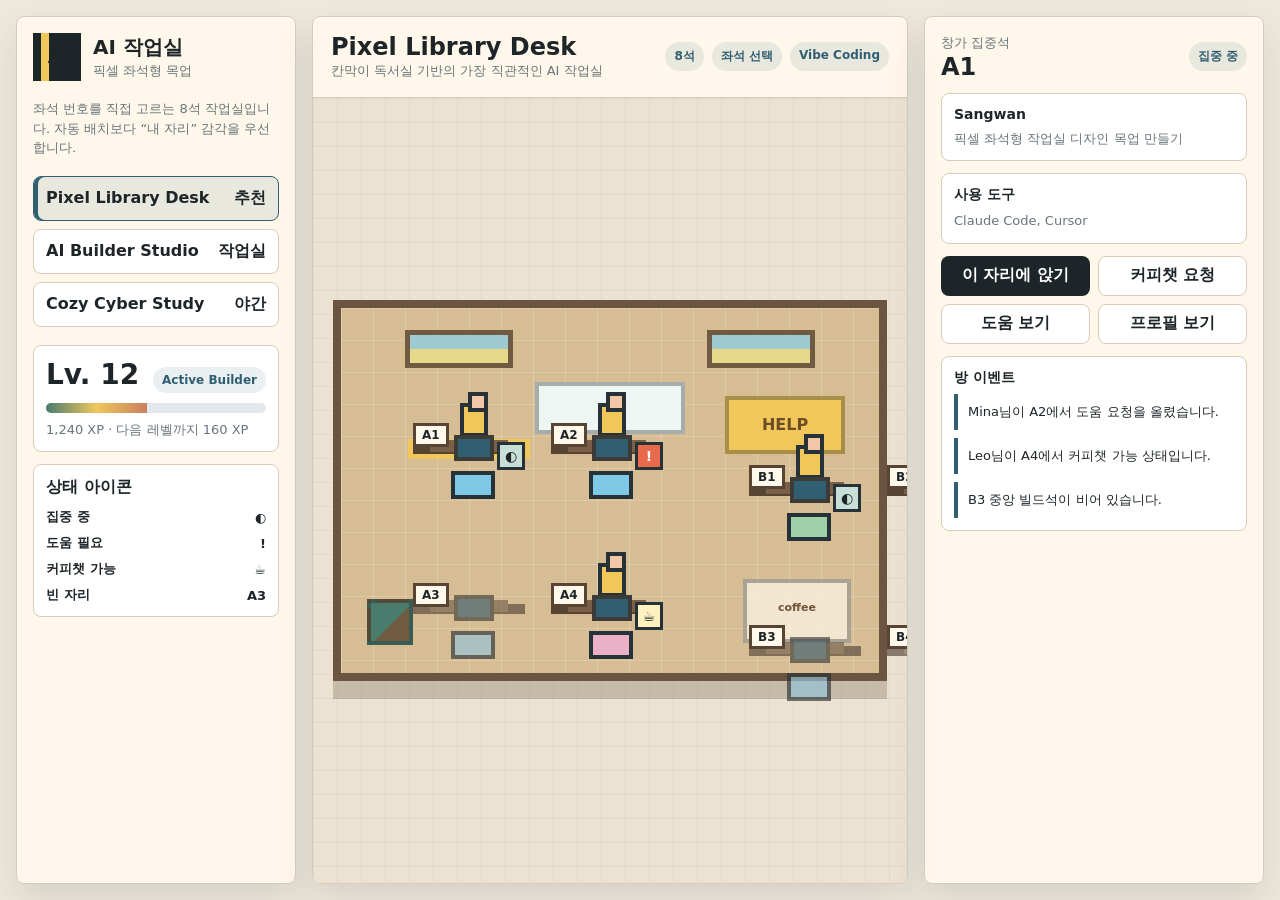
<file: design-mockups/index.html>
<!doctype html>
<html lang="ko">
  <head>
    <meta charset="UTF-8" />
    <meta name="viewport" content="width=device-width, initial-scale=1.0" />
    <title>AI 작업실 픽셀 좌석 목업</title>
    <style>
      :root {
        --ink: #1e2528;
        --paper: #fff8eb;
        --line: #d8cbbb;
        --muted: #68757a;
        --blue: #315f72;
        --green: #4a7c6e;
        --coral: #c9815e;
        --yellow: #f0c75c;
        --dark: #202830;
        --tile: 24px;
        font-family: ui-sans-serif, system-ui, -apple-system, BlinkMacSystemFont, "Segoe UI", sans-serif;
      }

      * {
        box-sizing: border-box;
      }

      body {
        margin: 0;
        min-height: 100vh;
        background: #efe9dc;
        color: var(--ink);
      }

      button {
        font: inherit;
        cursor: pointer;
      }

      .page {
        display: grid;
        grid-template-columns: 280px minmax(0, 1fr) 340px;
        gap: 16px;
        min-height: 100vh;
        padding: 16px;
      }

      .panel {
        border: 1px solid var(--line);
        border-radius: 8px;
        background: rgba(255, 248, 235, 0.94);
        box-shadow: 0 16px 36px rgba(32, 40, 48, 0.12);
      }

      .left,
      .right {
        padding: 16px;
      }

      .brand {
        display: flex;
        align-items: center;
        gap: 12px;
        margin-bottom: 18px;
      }

      .logo {
        display: grid;
        place-items: center;
        width: 48px;
        height: 48px;
        image-rendering: pixelated;
        background:
          linear-gradient(90deg, transparent 8px, var(--yellow) 8px 16px, transparent 16px),
          linear-gradient(var(--ink) 0 0);
        color: var(--ink);
        font-weight: 900;
      }

      h1,
      h2,
      h3,
      p {
        margin: 0;
      }

      h1 {
        font-size: 20px;
      }

      .muted {
        color: var(--muted);
        font-size: 13px;
        line-height: 1.5;
      }

      .tabs {
        display: grid;
        gap: 8px;
        margin: 18px 0;
      }

      .tab {
        display: flex;
        justify-content: space-between;
        border: 1px solid var(--line);
        border-radius: 8px;
        background: #fff;
        padding: 11px 12px;
        color: var(--ink);
        font-weight: 900;
        text-align: left;
      }

      .tab.active {
        border-color: var(--blue);
        background: rgba(49, 95, 114, 0.1);
        box-shadow: inset 4px 0 0 var(--blue);
      }

      .level-card,
      .legend,
      .profile-card {
        border: 1px solid var(--line);
        border-radius: 8px;
        background: #fff;
        padding: 12px;
        margin-top: 12px;
      }

      .level-row {
        display: flex;
        align-items: baseline;
        justify-content: space-between;
        gap: 10px;
      }

      .level-row strong {
        font-size: 28px;
      }

      .bar {
        height: 10px;
        overflow: hidden;
        border-radius: 999px;
        background: rgba(49, 95, 114, 0.14);
        margin: 10px 0 7px;
      }

      .bar span {
        display: block;
        width: 46%;
        height: 100%;
        background: linear-gradient(90deg, var(--green), var(--yellow), var(--coral));
      }

      .legend-grid {
        display: grid;
        gap: 8px;
        margin-top: 10px;
      }

      .legend-item {
        display: flex;
        align-items: center;
        justify-content: space-between;
        gap: 8px;
        font-size: 13px;
        font-weight: 800;
      }

      .stage {
        display: grid;
        grid-template-rows: auto minmax(0, 1fr);
        overflow: hidden;
      }

      .stage-head {
        display: flex;
        align-items: center;
        justify-content: space-between;
        gap: 16px;
        border-bottom: 1px solid var(--line);
        padding: 16px 18px;
      }

      .stage-head h2 {
        font-size: 24px;
      }

      .room-meta {
        display: flex;
        gap: 8px;
        flex-wrap: wrap;
      }

      .pill {
        border-radius: 999px;
        background: rgba(49, 95, 114, 0.1);
        color: var(--blue);
        padding: 6px 9px;
        font-size: 12px;
        font-weight: 900;
      }

      .pixel-wrap {
        display: grid;
        place-items: center;
        min-height: 640px;
        padding: 20px;
        background:
          linear-gradient(90deg, rgba(30, 37, 40, 0.05) 1px, transparent 1px),
          linear-gradient(rgba(30, 37, 40, 0.05) 1px, transparent 1px),
          #ece2d2;
        background-size: var(--tile) var(--tile);
      }

      .pixel-room {
        position: relative;
        width: min(100%, 820px);
        aspect-ratio: 16 / 11;
        border: 8px solid #6b5540;
        background: #d7bd93;
        image-rendering: pixelated;
        box-shadow: 0 18px 0 rgba(78, 58, 39, 0.24);
      }

      .pixel-room::before {
        content: "";
        position: absolute;
        inset: 0;
        background:
          linear-gradient(90deg, rgba(255, 255, 255, 0.2) 1px, transparent 1px),
          linear-gradient(rgba(255, 255, 255, 0.18) 1px, transparent 1px);
        background-size: 32px 32px;
        pointer-events: none;
      }

      .window {
        position: absolute;
        top: 22px;
        width: 108px;
        height: 38px;
        border: 5px solid #715a42;
        background: linear-gradient(#9ecbd1 0 50%, #e8d889 50%);
      }

      .window.one {
        left: 64px;
      }

      .window.two {
        right: 64px;
      }

      .plant,
      .coffee-zone,
      .help-desk,
      .whiteboard {
        position: absolute;
        border: 4px solid rgba(30, 37, 40, 0.35);
        background: rgba(255, 248, 235, 0.7);
      }

      .plant {
        bottom: 28px;
        left: 26px;
        width: 46px;
        height: 46px;
        background: linear-gradient(135deg, #4a7c6e 0 55%, #715a42 55%);
      }

      .coffee-zone {
        right: 28px;
        bottom: 30px;
        width: 108px;
        height: 64px;
      }

      .coffee-zone::after {
        content: "coffee";
        position: absolute;
        inset: 18px 0 0;
        color: #735239;
        font-size: 11px;
        font-weight: 900;
        text-align: center;
      }

      .help-desk {
        right: 34px;
        top: 88px;
        width: 120px;
        height: 58px;
        background: #f1c75b;
      }

      .help-desk::after {
        content: "HELP";
        display: grid;
        place-items: center;
        height: 100%;
        color: #6d4d23;
        font-size: 16px;
        font-weight: 900;
      }

      .whiteboard {
        left: 50%;
        top: 74px;
        width: 150px;
        height: 52px;
        transform: translateX(-50%);
        background: #eef6f3;
      }

      .seat {
        position: absolute;
        display: grid;
        grid-template-rows: auto 1fr;
        width: 112px;
        height: 112px;
        border: 0;
        background: transparent;
        padding: 0;
        color: var(--ink);
      }

      .seat-label {
        width: fit-content;
        border: 3px solid #574433;
        background: #fff8eb;
        padding: 2px 6px;
        font-size: 12px;
        font-weight: 900;
        transform: translateY(3px);
        z-index: 2;
      }

      .desk {
        position: relative;
        border: 5px solid #574433;
        background: #b8875b;
        box-shadow: inset 0 -10px 0 rgba(70, 46, 26, 0.15);
      }

      .partition {
        position: absolute;
        top: -9px;
        left: 12px;
        right: 12px;
        height: 12px;
        background: #7a6046;
      }

      .laptop {
        position: absolute;
        left: 33px;
        top: 22px;
        width: 44px;
        height: 28px;
        border: 4px solid #263238;
        background: #7fc8e6;
      }

      .chair {
        position: absolute;
        left: 36px;
        bottom: -12px;
        width: 40px;
        height: 26px;
        border: 4px solid #3d3b37;
        background: #315f72;
      }

      .avatar {
        position: absolute;
        left: 42px;
        bottom: 12px;
        width: 28px;
        height: 34px;
        border: 4px solid #263238;
        background: #f1c75b;
      }

      .avatar::before {
        content: "";
        position: absolute;
        left: 4px;
        top: -15px;
        width: 12px;
        height: 12px;
        border: 4px solid #263238;
        background: #f3c6a7;
      }

      .status {
        position: absolute;
        right: -5px;
        top: -7px;
        display: grid;
        place-items: center;
        width: 28px;
        height: 28px;
        border: 3px solid #263238;
        background: #fff;
        font-size: 14px;
        font-weight: 900;
      }

      .seat.empty .avatar,
      .seat.empty .status {
        display: none;
      }

      .seat.empty .desk {
        opacity: 0.65;
        filter: grayscale(0.3);
      }

      .seat.selected .desk {
        outline: 5px solid var(--yellow);
      }

      .seat.help .status {
        background: #e9694c;
        color: #fff;
      }

      .seat.coffee .status {
        background: #fff1c0;
      }

      .seat.focus .status {
        background: #c8dfd8;
      }

      .seat.design .laptop {
        background: #eab1c6;
      }

      .seat.automation .laptop {
        background: #9fd0a8;
      }

      .seat-a1 { left: 72px; top: 112px; }
      .seat-a2 { left: 210px; top: 112px; }
      .seat-a3 { left: 72px; top: 272px; }
      .seat-a4 { left: 210px; top: 272px; }
      .seat-b1 { left: 408px; top: 154px; }
      .seat-b2 { left: 546px; top: 154px; }
      .seat-b3 { left: 408px; top: 314px; }
      .seat-b4 { left: 546px; top: 314px; }

      .variant-studio .pixel-room {
        background: #c6d1c6;
        border-color: #41534c;
      }

      .variant-studio .desk {
        background: #7f9b8c;
      }

      .variant-studio .partition {
        background: #51675e;
      }

      .variant-night .pixel-wrap {
        background:
          linear-gradient(90deg, rgba(255, 255, 255, 0.04) 1px, transparent 1px),
          linear-gradient(rgba(255, 255, 255, 0.04) 1px, transparent 1px),
          #1e252d;
      }

      .variant-night .pixel-room {
        background: #303846;
        border-color: #151a20;
      }

      .variant-night .desk {
        background: #5b6075;
        border-color: #1b2028;
      }

      .variant-night .partition {
        background: #242b35;
      }

      .variant-night .seat-label,
      .variant-night .right,
      .variant-night .left {
        color: var(--ink);
      }

      .right h3 {
        margin-bottom: 10px;
      }

      .seat-detail {
        display: grid;
        gap: 12px;
      }

      .seat-title {
        display: flex;
        align-items: center;
        justify-content: space-between;
        gap: 8px;
      }

      .seat-title strong {
        font-size: 24px;
      }

      .detail-block {
        border: 1px solid var(--line);
        border-radius: 8px;
        background: #fff;
        padding: 12px;
      }

      .detail-block h4 {
        margin: 0 0 7px;
        font-size: 14px;
      }

      .action-grid {
        display: grid;
        grid-template-columns: repeat(2, minmax(0, 1fr));
        gap: 8px;
      }

      .primary,
      .secondary {
        min-height: 40px;
        border-radius: 8px;
        border: 0;
        font-weight: 900;
      }

      .primary {
        background: var(--ink);
        color: white;
      }

      .secondary {
        border: 1px solid var(--line);
        background: #fff;
        color: var(--ink);
      }

      .feed {
        display: grid;
        gap: 8px;
      }

      .feed-item {
        border-left: 4px solid var(--blue);
        background: #fff;
        padding: 9px 10px;
        font-size: 13px;
        line-height: 1.4;
      }

      @media (max-width: 1100px) {
        .page {
          grid-template-columns: 1fr;
        }

        .pixel-wrap {
          overflow-x: auto;
          justify-content: start;
        }

        .pixel-room {
          min-width: 760px;
        }
      }
    </style>
  </head>
  <body>
    <main class="page variant-library" id="page">
      <aside class="panel left">
        <div class="brand">
          <div class="logo">AI</div>
          <div>
            <h1>AI 작업실</h1>
            <p class="muted">픽셀 좌석형 목업</p>
          </div>
        </div>

        <p class="muted">좌석 번호를 직접 고르는 8석 작업실입니다. 자동 배치보다 “내 자리” 감각을 우선합니다.</p>

        <div class="tabs">
          <button class="tab active" data-variant="library">Pixel Library Desk <span>추천</span></button>
          <button class="tab" data-variant="studio">AI Builder Studio <span>작업실</span></button>
          <button class="tab" data-variant="night">Cozy Cyber Study <span>야간</span></button>
        </div>

        <div class="level-card">
          <div class="level-row">
            <strong>Lv. 12</strong>
            <span class="pill">Active Builder</span>
          </div>
          <div class="bar"><span></span></div>
          <p class="muted">1,240 XP · 다음 레벨까지 160 XP</p>
        </div>

        <div class="legend">
          <strong>상태 아이콘</strong>
          <div class="legend-grid">
            <div class="legend-item"><span>집중 중</span><span>◐</span></div>
            <div class="legend-item"><span>도움 필요</span><span>!</span></div>
            <div class="legend-item"><span>커피챗 가능</span><span>☕</span></div>
            <div class="legend-item"><span>빈 자리</span><span>A3</span></div>
          </div>
        </div>
      </aside>

      <section class="panel stage">
        <header class="stage-head">
          <div>
            <h2 id="variantTitle">Pixel Library Desk</h2>
            <p class="muted" id="variantCopy">칸막이 독서실 기반의 가장 직관적인 AI 작업실</p>
          </div>
          <div class="room-meta">
            <span class="pill">8석</span>
            <span class="pill">좌석 선택</span>
            <span class="pill">Vibe Coding</span>
          </div>
        </header>

        <div class="pixel-wrap">
          <div class="pixel-room" aria-label="픽셀 좌석 맵">
            <div class="window one"></div>
            <div class="window two"></div>
            <div class="whiteboard"></div>
            <div class="help-desk"></div>
            <div class="plant"></div>
            <div class="coffee-zone"></div>

            <button class="seat seat-a1 focus selected" data-seat="A1" data-name="Sangwan" data-role="Vibe Coding" data-status="집중 중" data-tools="Claude Code, Cursor" data-goal="픽셀 좌석형 작업실 디자인 목업 만들기" data-seat-name="창가 집중석">
              <span class="seat-label">A1</span>
              <span class="desk"><span class="partition"></span><span class="laptop"></span><span class="avatar"></span><span class="chair"></span><span class="status">◐</span></span>
            </button>

            <button class="seat seat-a2 help" data-seat="A2" data-name="Mina" data-role="App Building" data-status="도움 필요" data-tools="Bolt, Supabase" data-goal="로그인 콜백이 깨져서 도움 요청 중" data-seat-name="도움요청 근처석">
              <span class="seat-label">A2</span>
              <span class="desk"><span class="partition"></span><span class="laptop"></span><span class="avatar"></span><span class="chair"></span><span class="status">!</span></span>
            </button>

            <button class="seat seat-a3 empty" data-seat="A3" data-name="빈 자리" data-role="추천 좌석" data-status="선택 가능" data-tools="-" data-goal="조용한 구석 집중석입니다." data-seat-name="구석 집중석">
              <span class="seat-label">A3</span>
              <span class="desk"><span class="partition"></span><span class="laptop"></span><span class="chair"></span></span>
            </button>

            <button class="seat seat-a4 design coffee" data-seat="A4" data-name="Leo" data-role="Design" data-status="커피챗 가능" data-tools="Figma, v0" data-goal="AI SaaS 대시보드 컴포넌트 정리" data-seat-name="디자인 피드백석">
              <span class="seat-label">A4</span>
              <span class="desk"><span class="partition"></span><span class="laptop"></span><span class="avatar"></span><span class="chair"></span><span class="status">☕</span></span>
            </button>

            <button class="seat seat-b1 automation focus" data-seat="B1" data-name="Hana" data-role="Automation" data-status="집중 중" data-tools="n8n, Gmail, Notion" data-goal="문의 자동 분류 워크플로우 제작" data-seat-name="자동화 빌드석">
              <span class="seat-label">B1</span>
              <span class="desk"><span class="partition"></span><span class="laptop"></span><span class="avatar"></span><span class="chair"></span><span class="status">◐</span></span>
            </button>

            <button class="seat seat-b2 coffee" data-seat="B2" data-name="Chris" data-role="Prompt / Workflow" data-status="커피챗 가능" data-tools="Codex, Gemini" data-goal="에이전트 작업 분해 템플릿 실험" data-seat-name="커피챗 가까운 자리">
              <span class="seat-label">B2</span>
              <span class="desk"><span class="partition"></span><span class="laptop"></span><span class="avatar"></span><span class="chair"></span><span class="status">☕</span></span>
            </button>

            <button class="seat seat-b3 empty" data-seat="B3" data-name="빈 자리" data-role="추천 좌석" data-status="선택 가능" data-tools="-" data-goal="중앙 빌드석입니다. 다른 작업자가 잘 보입니다." data-seat-name="중앙 빌드석">
              <span class="seat-label">B3</span>
              <span class="desk"><span class="partition"></span><span class="laptop"></span><span class="chair"></span></span>
            </button>

            <button class="seat seat-b4 empty" data-seat="B4" data-name="빈 자리" data-role="추천 좌석" data-status="선택 가능" data-tools="-" data-goal="커피챗 존과 가까운 열린 자리입니다." data-seat-name="라운지 근처석">
              <span class="seat-label">B4</span>
              <span class="desk"><span class="partition"></span><span class="laptop"></span><span class="chair"></span></span>
            </button>
          </div>
        </div>
      </section>

      <aside class="panel right">
        <div class="seat-detail">
          <div class="seat-title">
            <div>
              <p class="muted" id="seatName">창가 집중석</p>
              <strong id="seatId">A1</strong>
            </div>
            <span class="pill" id="seatStatus">집중 중</span>
          </div>

          <div class="detail-block">
            <h4 id="userName">Sangwan</h4>
            <p class="muted" id="userGoal">픽셀 좌석형 작업실 디자인 목업 만들기</p>
          </div>

          <div class="detail-block">
            <h4>사용 도구</h4>
            <p class="muted" id="userTools">Claude Code, Cursor</p>
          </div>

          <div class="action-grid">
            <button class="primary" id="sitButton">이 자리에 앉기</button>
            <button class="secondary">커피챗 요청</button>
            <button class="secondary">도움 보기</button>
            <button class="secondary">프로필 보기</button>
          </div>

          <div class="detail-block">
            <h4>방 이벤트</h4>
            <div class="feed">
              <div class="feed-item">Mina님이 A2에서 도움 요청을 올렸습니다.</div>
              <div class="feed-item">Leo님이 A4에서 커피챗 가능 상태입니다.</div>
              <div class="feed-item">B3 중앙 빌드석이 비어 있습니다.</div>
            </div>
          </div>
        </div>
      </aside>
    </main>

    <script>
      const page = document.getElementById("page");
      const variants = {
        library: {
          title: "Pixel Library Desk",
          copy: "칸막이 독서실 기반의 가장 직관적인 AI 작업실"
        },
        studio: {
          title: "AI Builder Studio",
          copy: "메이커스페이스 느낌을 더한 생산적인 작업실"
        },
        night: {
          title: "Cozy Cyber Study",
          copy: "야간 집중과 조용한 동료감을 강조한 픽셀 룸"
        }
      };

      document.querySelectorAll(".tab").forEach((tab) => {
        tab.addEventListener("click", () => {
          document.querySelectorAll(".tab").forEach((item) => item.classList.remove("active"));
          tab.classList.add("active");
          page.className = `page variant-${tab.dataset.variant}`;
          document.getElementById("variantTitle").textContent = variants[tab.dataset.variant].title;
          document.getElementById("variantCopy").textContent = variants[tab.dataset.variant].copy;
        });
      });

      document.querySelectorAll(".seat").forEach((seat) => {
        seat.addEventListener("click", () => {
          document.querySelectorAll(".seat").forEach((item) => item.classList.remove("selected"));
          seat.classList.add("selected");
          document.getElementById("seatName").textContent = seat.dataset.seatName;
          document.getElementById("seatId").textContent = seat.dataset.seat;
          document.getElementById("seatStatus").textContent = seat.dataset.status;
          document.getElementById("userName").textContent = seat.dataset.name;
          document.getElementById("userGoal").textContent = seat.dataset.goal;
          document.getElementById("userTools").textContent = seat.dataset.tools;
          document.getElementById("sitButton").textContent = seat.classList.contains("empty") ? "이 자리에 앉기" : "자리 정보 보기";
        });
      });
    </script>
  </body>
</html>
</file>
